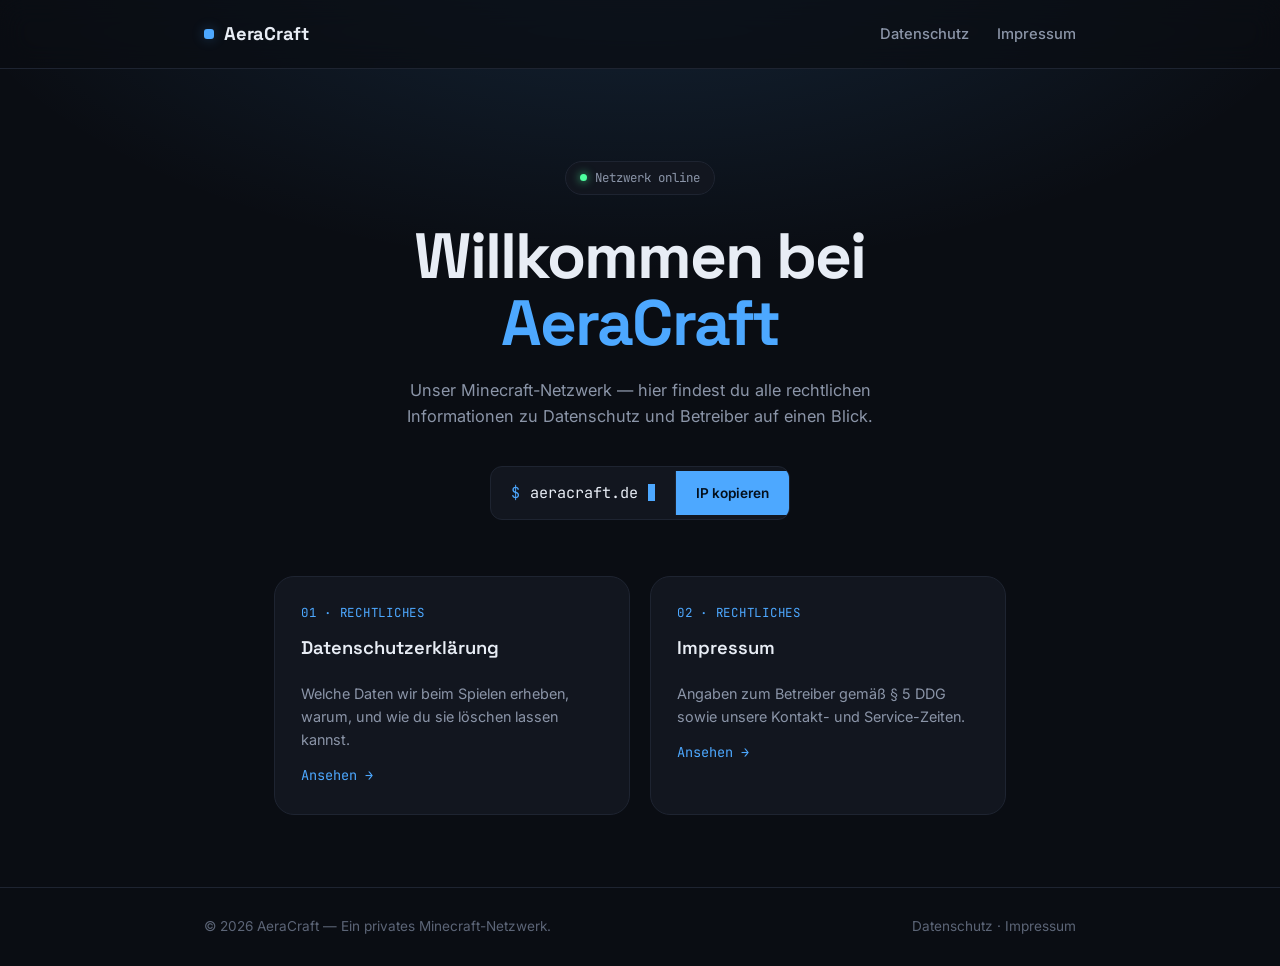
<file: index.html>
<!DOCTYPE html>
<html lang="de">
<head>
<meta charset="UTF-8">
<meta name="viewport" content="width=device-width, initial-scale=1.0">
<title>AeraCraft — Minecraft Netzwerk</title>
<link rel="preconnect" href="https://fonts.googleapis.com">
<link rel="preconnect" href="https://fonts.gstatic.com" crossorigin>
<link href="https://fonts.googleapis.com/css2?family=Space+Grotesk:wght@500;600;700&family=Inter:wght@400;500;600&family=JetBrains+Mono:wght@400;500&display=swap" rel="stylesheet">
<link rel="stylesheet" href="style.css">
</head>
<body>

<header>
  <div class="nav">
    <a href="index.html" class="logo">
      <span class="logo-mark"></span>
      AeraCraft
    </a>
    <ul class="nav-links">
      <li><a href="datenschutz.html">Datenschutz</a></li>
      <li><a href="impressum.html">Impressum</a></li>
    </ul>
  </div>
</header>

<main>
  <section class="hero">
    <div class="wrap">
      <div class="status-pill">
        <span class="dot"></span>
        Netzwerk online
      </div>
      <h1>Willkommen bei <span>AeraCraft</span></h1>
      <p>Unser Minecraft-Netzwerk — hier findest du alle rechtlichen Informationen zu Datenschutz und Betreiber auf einen Blick.</p>

      <div class="connect">
        <span class="connect-ip">aeracraft.de<span class="cursor"></span></span>
        <button class="copy-btn" id="copyBtn" type="button">IP kopieren</button>
      </div>

      <div class="legal-teasers">
        <a href="datenschutz.html" class="teaser">
          <span class="eyebrow">01 · Rechtliches</span>
          <h3>Datenschutzerklärung</h3>
          <p>Welche Daten wir beim Spielen erheben, warum, und wie du sie löschen lassen kannst.</p>
          <span class="arrow">Ansehen →</span>
        </a>
        <a href="impressum.html" class="teaser">
          <span class="eyebrow">02 · Rechtliches</span>
          <h3>Impressum</h3>
          <p>Angaben zum Betreiber gemäß § 5 DDG sowie unsere Kontakt- und Service-Zeiten.</p>
          <span class="arrow">Ansehen →</span>
        </a>
      </div>
    </div>
  </section>
</main>

<footer>
  <div class="footer-row">
    <span>© 2026 AeraCraft — Ein privates Minecraft-Netzwerk.</span>
    <span>
      <a href="datenschutz.html">Datenschutz</a> · <a href="impressum.html">Impressum</a>
    </span>
  </div>
</footer>

<script>
  const copyBtn = document.getElementById('copyBtn');
  copyBtn.addEventListener('click', () => {
    navigator.clipboard.writeText('aeracraft.de').then(() => {
      const original = copyBtn.textContent;
      copyBtn.textContent = 'Kopiert!';
      setTimeout(() => { copyBtn.textContent = original; }, 1600);
    });
  });
</script>

</body>
</html>
</file>
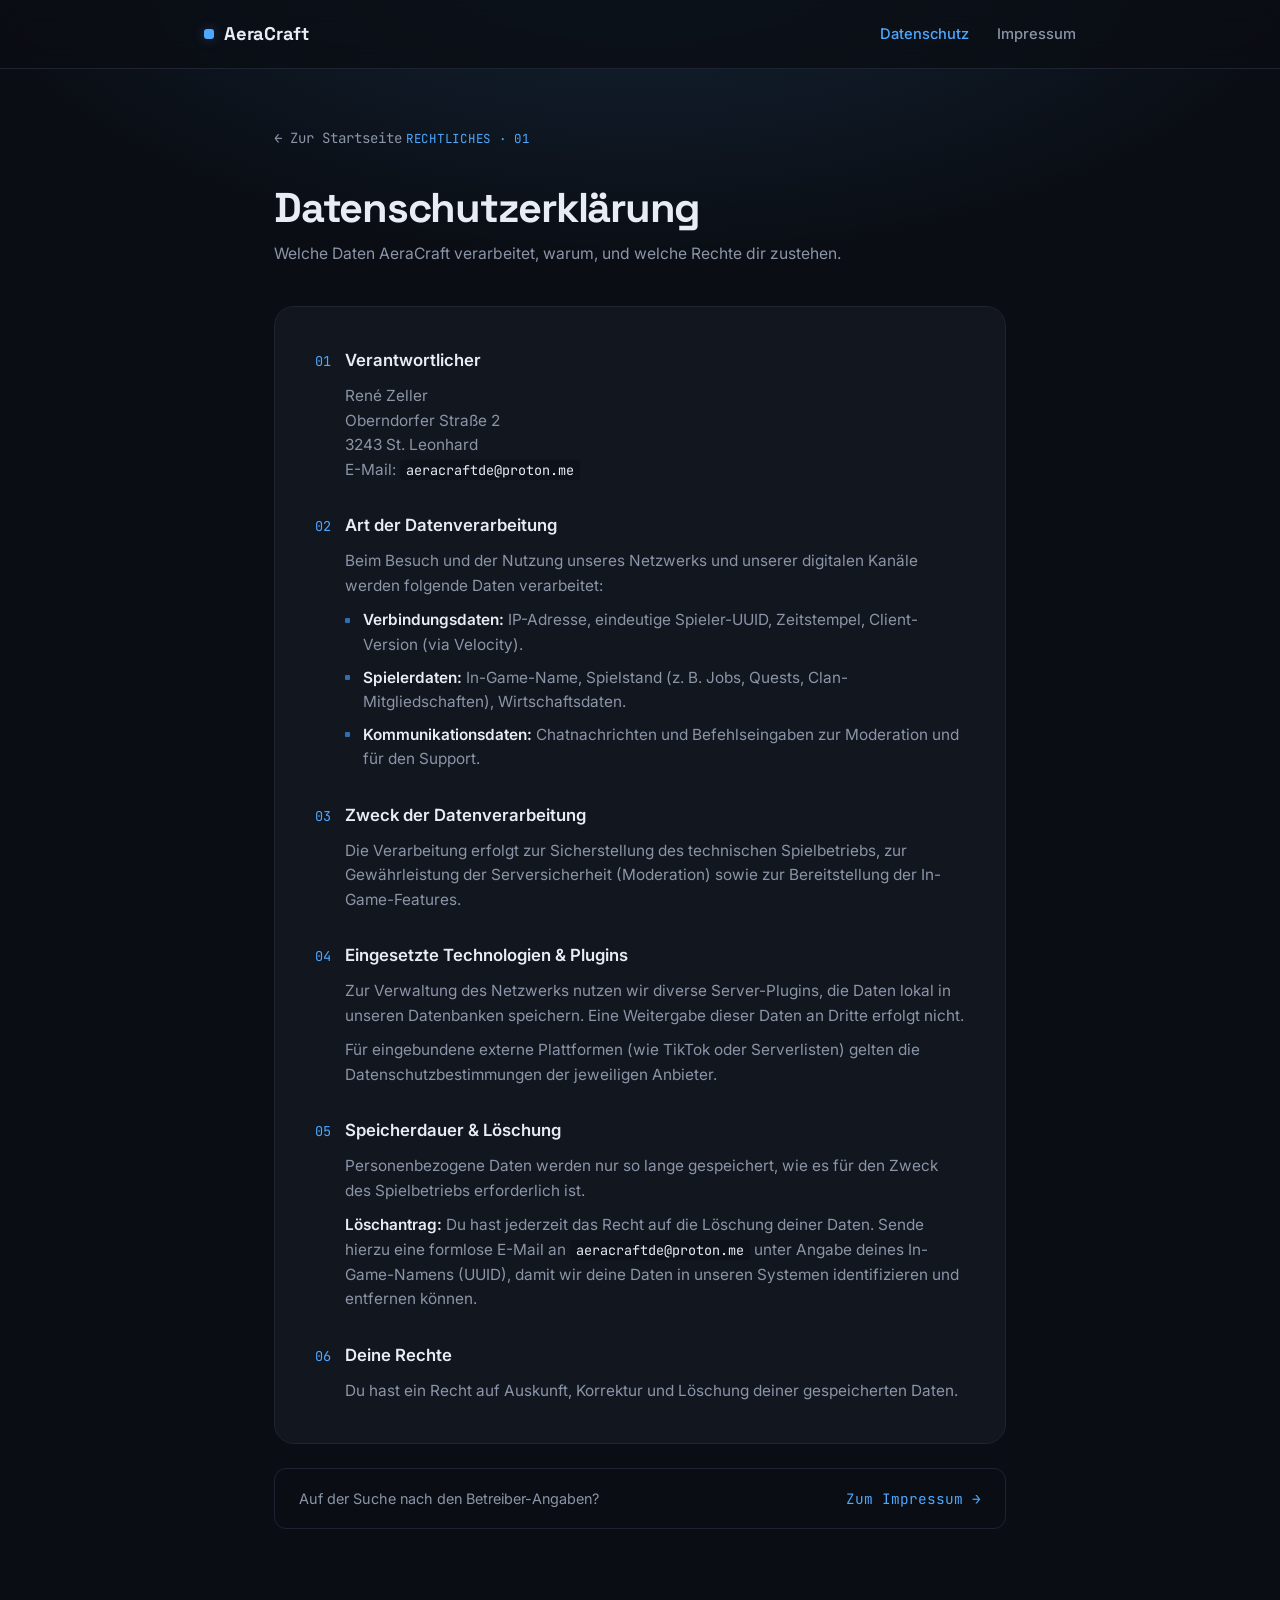
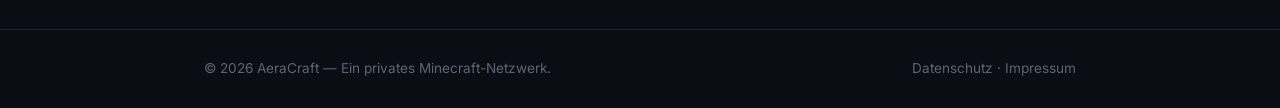
<file: datenschutz.html>
<!DOCTYPE html>
<html lang="de">
<head>
<meta charset="UTF-8">
<meta name="viewport" content="width=device-width, initial-scale=1.0">
<title>Datenschutz — AeraCraft</title>
<link rel="preconnect" href="https://fonts.googleapis.com">
<link rel="preconnect" href="https://fonts.gstatic.com" crossorigin>
<link href="https://fonts.googleapis.com/css2?family=Space+Grotesk:wght@500;600;700&family=Inter:wght@400;500;600&family=JetBrains+Mono:wght@400;500&display=swap" rel="stylesheet">
<link rel="stylesheet" href="style.css">
</head>
<body>

<header>
  <div class="nav">
    <a href="index.html" class="logo">
      <span class="logo-mark"></span>
      AeraCraft
    </a>
    <ul class="nav-links">
      <li><a href="datenschutz.html" class="active">Datenschutz</a></li>
      <li><a href="impressum.html">Impressum</a></li>
    </ul>
  </div>
</header>

<main>
  <div class="wrap">
    <div class="page-head">
      <a href="index.html" class="back-link">← Zur Startseite</a>
      <span class="eyebrow">Rechtliches · 01</span>
      <h1>Datenschutzerklärung</h1>
      <p class="page-sub">Welche Daten AeraCraft verarbeitet, warum, und welche Rechte dir zustehen.</p>
    </div>
  </div>

  <section class="legal-body">
    <div class="wrap">
      <div class="card">

        <div class="entry">
          <div class="entry-num"><span class="n">01</span><h4>Verantwortlicher</h4></div>
          <div class="entry-body">
            <p>René Zeller<br>
            Oberndorfer Straße 2<br>
            3243 St. Leonhard<br>
            E-Mail: <span class="mono-inline">aeracraftde@proton.me</span></p>
          </div>
        </div>

        <div class="entry">
          <div class="entry-num"><span class="n">02</span><h4>Art der Datenverarbeitung</h4></div>
          <div class="entry-body">
            <p>Beim Besuch und der Nutzung unseres Netzwerks und unserer digitalen Kanäle werden folgende Daten verarbeitet:</p>
            <ul>
              <li><strong>Verbindungsdaten:</strong> IP-Adresse, eindeutige Spieler-UUID, Zeitstempel, Client-Version (via Velocity).</li>
              <li><strong>Spielerdaten:</strong> In-Game-Name, Spielstand (z. B. Jobs, Quests, Clan-Mitgliedschaften), Wirtschaftsdaten.</li>
              <li><strong>Kommunikationsdaten:</strong> Chatnachrichten und Befehlseingaben zur Moderation und für den Support.</li>
            </ul>
          </div>
        </div>

        <div class="entry">
          <div class="entry-num"><span class="n">03</span><h4>Zweck der Datenverarbeitung</h4></div>
          <div class="entry-body">
            <p>Die Verarbeitung erfolgt zur Sicherstellung des technischen Spielbetriebs, zur Gewährleistung der Serversicherheit (Moderation) sowie zur Bereitstellung der In-Game-Features.</p>
          </div>
        </div>

        <div class="entry">
          <div class="entry-num"><span class="n">04</span><h4>Eingesetzte Technologien &amp; Plugins</h4></div>
          <div class="entry-body">
            <p>Zur Verwaltung des Netzwerks nutzen wir diverse Server-Plugins, die Daten lokal in unseren Datenbanken speichern. Eine Weitergabe dieser Daten an Dritte erfolgt nicht.</p>
            <p>Für eingebundene externe Plattformen (wie TikTok oder Serverlisten) gelten die Datenschutzbestimmungen der jeweiligen Anbieter.</p>
          </div>
        </div>

        <div class="entry">
          <div class="entry-num"><span class="n">05</span><h4>Speicherdauer &amp; Löschung</h4></div>
          <div class="entry-body">
            <p>Personenbezogene Daten werden nur so lange gespeichert, wie es für den Zweck des Spielbetriebs erforderlich ist.</p>
            <p><strong>Löschantrag:</strong> Du hast jederzeit das Recht auf die Löschung deiner Daten. Sende hierzu eine formlose E-Mail an <span class="mono-inline">aeracraftde@proton.me</span> unter Angabe deines In-Game-Namens (UUID), damit wir deine Daten in unseren Systemen identifizieren und entfernen können.</p>
          </div>
        </div>

        <div class="entry">
          <div class="entry-num"><span class="n">06</span><h4>Deine Rechte</h4></div>
          <div class="entry-body">
            <p>Du hast ein Recht auf Auskunft, Korrektur und Löschung deiner gespeicherten Daten.</p>
          </div>
        </div>

      </div>

      <a href="impressum.html" class="cross-link">
        <span>Auf der Suche nach den Betreiber-Angaben?</span>
        <span class="arrow">Zum Impressum →</span>
      </a>
    </div>
  </section>
</main>

<footer>
  <div class="footer-row">
    <span>© 2026 AeraCraft — Ein privates Minecraft-Netzwerk.</span>
    <span>
      <a href="datenschutz.html">Datenschutz</a> · <a href="impressum.html">Impressum</a>
    </span>
  </div>
</footer>

</body>
</html>
</file>
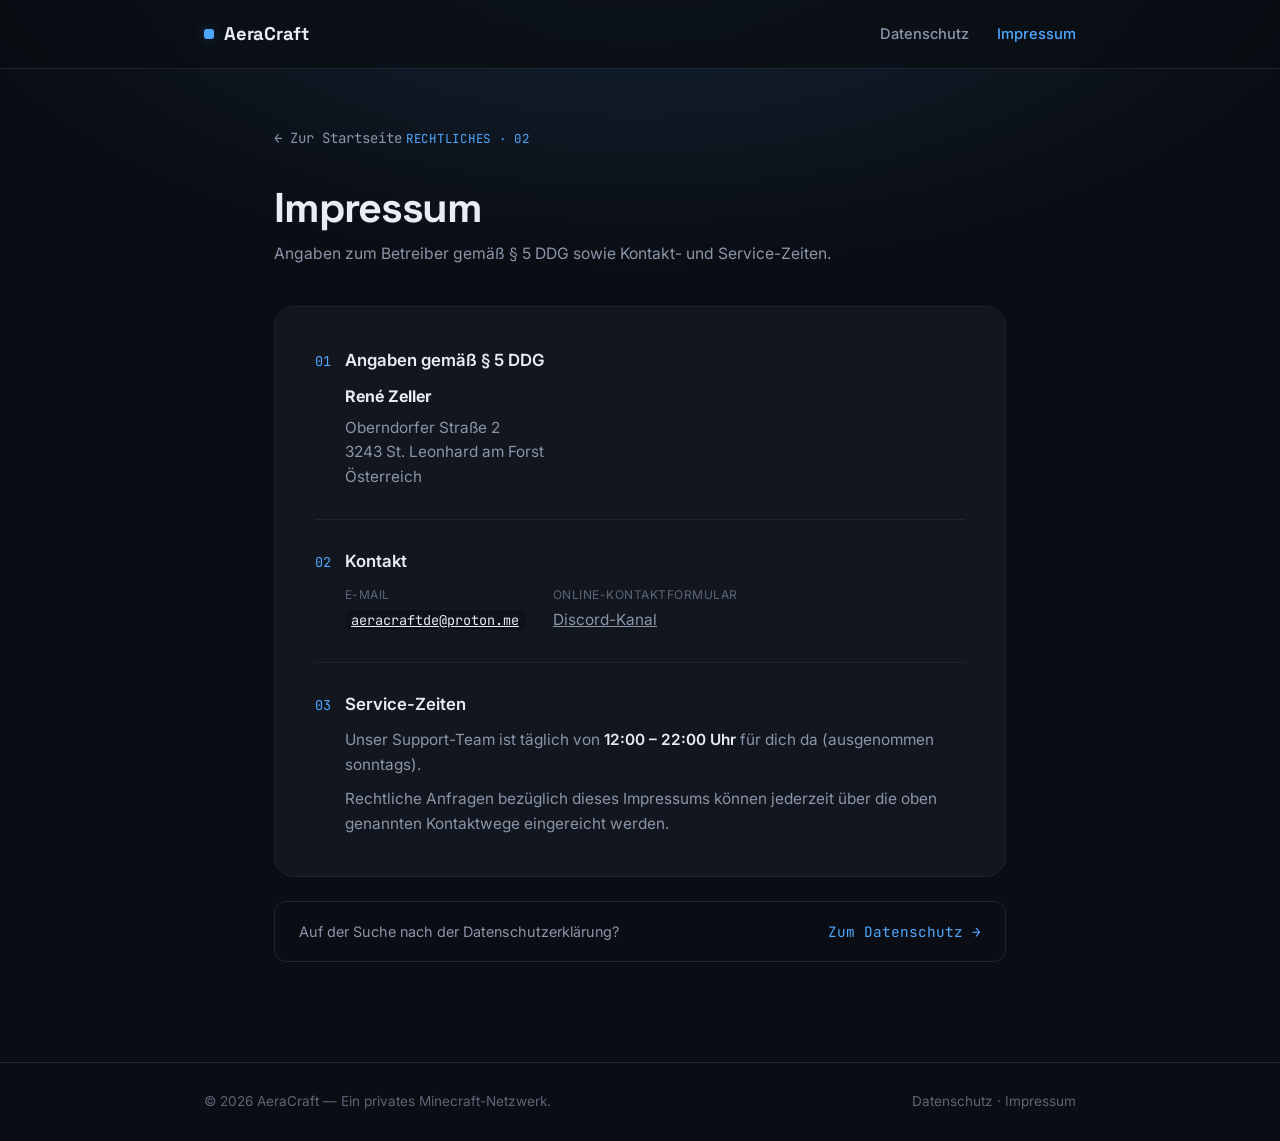
<file: impressum.html>
<!DOCTYPE html>
<html lang="de">
<head>
<meta charset="UTF-8">
<meta name="viewport" content="width=device-width, initial-scale=1.0">
<title>Impressum — AeraCraft</title>
<link rel="preconnect" href="https://fonts.googleapis.com">
<link rel="preconnect" href="https://fonts.gstatic.com" crossorigin>
<link href="https://fonts.googleapis.com/css2?family=Space+Grotesk:wght@500;600;700&family=Inter:wght@400;500;600&family=JetBrains+Mono:wght@400;500&display=swap" rel="stylesheet">
<link rel="stylesheet" href="style.css">
</head>
<body>

<header>
  <div class="nav">
    <a href="index.html" class="logo">
      <span class="logo-mark"></span>
      AeraCraft
    </a>
    <ul class="nav-links">
      <li><a href="datenschutz.html">Datenschutz</a></li>
      <li><a href="impressum.html" class="active">Impressum</a></li>
    </ul>
  </div>
</header>

<main>
  <div class="wrap">
    <div class="page-head">
      <a href="index.html" class="back-link">← Zur Startseite</a>
      <span class="eyebrow">Rechtliches · 02</span>
      <h1>Impressum</h1>
      <p class="page-sub">Angaben zum Betreiber gemäß § 5 DDG sowie Kontakt- und Service-Zeiten.</p>
    </div>
  </div>

  <section class="legal-body">
    <div class="wrap">
      <div class="card">

        <div class="entry">
          <div class="entry-num"><span class="n">01</span><h4>Angaben gemäß § 5 DDG</h4></div>
          <div class="addr">
            <strong>René Zeller</strong>
            Oberndorfer Straße 2<br>
            3243 St. Leonhard am Forst<br>
            Österreich
          </div>
        </div>

        <div class="divider"></div>

        <div class="entry">
          <div class="entry-num"><span class="n">02</span><h4>Kontakt</h4></div>
          <div class="contact-row">
            <div><span>E-Mail</span><a href="mailto:aeracraftde@proton.me" class="mono-inline">aeracraftde@proton.me</a></div>
            <div><span>Online-Kontaktformular</span><a href="https://discord.com/channels/1498706196880687214/1498735556656500847" target="_blank" rel="noopener">Discord-Kanal</a></div>
          </div>
        </div>

        <div class="divider"></div>

        <div class="entry">
          <div class="entry-num"><span class="n">03</span><h4>Service-Zeiten</h4></div>
          <div class="entry-body">
            <p>Unser Support-Team ist täglich von <strong>12:00 – 22:00 Uhr</strong> für dich da (ausgenommen sonntags).</p>
            <p>Rechtliche Anfragen bezüglich dieses Impressums können jederzeit über die oben genannten Kontaktwege eingereicht werden.</p>
          </div>
        </div>

      </div>

      <a href="datenschutz.html" class="cross-link">
        <span>Auf der Suche nach der Datenschutzerklärung?</span>
        <span class="arrow">Zum Datenschutz →</span>
      </a>
    </div>
  </section>
</main>

<footer>
  <div class="footer-row">
    <span>© 2026 AeraCraft — Ein privates Minecraft-Netzwerk.</span>
    <span>
      <a href="datenschutz.html">Datenschutz</a> · <a href="impressum.html">Impressum</a>
    </span>
  </div>
</footer>

</body>
</html>
</file>
<file: style.css>
:root{
  --bg: #0a0d13;
  --bg-soft: #0d1119;
  --card: #12161f;
  --card-border: #1e2431;
  --accent: #4da8ff;
  --accent-dim: #2e6fb3;
  --accent-glow: rgba(77, 168, 255, 0.16);
  --text: #e8edf5;
  --text-muted: #8b95a8;
  --text-faint: #5c6577;
  --radius-lg: 20px;
  --radius-md: 12px;
  --font-display: 'Space Grotesk', sans-serif;
  --font-body: 'Inter', sans-serif;
  --font-mono: 'JetBrains Mono', monospace;
}

*{ box-sizing: border-box; margin:0; padding:0; }

html{ scroll-behavior: smooth; }

body{
  background: radial-gradient(ellipse 1200px 600px at 50% -10%, var(--accent-glow), transparent 60%), var(--bg);
  background-attachment: fixed;
  color: var(--text);
  font-family: var(--font-body);
  line-height: 1.6;
  -webkit-font-smoothing: antialiased;
  min-height: 100vh;
  display: flex;
  flex-direction: column;
}

a{ color: inherit; }

::selection{ background: var(--accent); color: #04101d; }

:focus-visible{
  outline: 2px solid var(--accent);
  outline-offset: 3px;
  border-radius: 4px;
}

.wrap{
  max-width: 780px;
  margin: 0 auto;
  padding: 0 24px;
  width: 100%;
}

main{ flex: 1; }

/* ---------- Header ---------- */
header{
  position: sticky;
  top: 0;
  z-index: 50;
  backdrop-filter: blur(14px);
  background: rgba(10, 13, 19, 0.72);
  border-bottom: 1px solid var(--card-border);
}

.nav{
  display: flex;
  align-items: center;
  justify-content: space-between;
  height: 68px;
  max-width: 920px;
  margin: 0 auto;
  padding: 0 24px;
}

.logo{
  display: flex;
  align-items: center;
  gap: 10px;
  font-family: var(--font-display);
  font-weight: 700;
  font-size: 1.15rem;
  letter-spacing: -0.01em;
  text-decoration: none;
}

.logo-mark{
  width: 10px;
  height: 10px;
  background: var(--accent);
  border-radius: 3px;
  box-shadow: 0 0 12px 2px var(--accent-glow);
  flex-shrink: 0;
}

.nav-links{
  display: flex;
  gap: 28px;
  list-style: none;
}

.nav-links a{
  text-decoration: none;
  color: var(--text-muted);
  font-size: 0.92rem;
  font-weight: 500;
  transition: color 0.2s ease;
}

.nav-links a:hover, .nav-links a.active{ color: var(--accent); }

/* ---------- Hero (start page) ---------- */
.hero{
  padding: 92px 0 72px;
  text-align: center;
}

.status-pill{
  display: inline-flex;
  align-items: center;
  gap: 8px;
  padding: 6px 14px;
  border: 1px solid var(--card-border);
  background: var(--card);
  border-radius: 999px;
  font-family: var(--font-mono);
  font-size: 0.78rem;
  color: var(--text-muted);
  margin-bottom: 28px;
}

.dot{
  width: 7px;
  height: 7px;
  border-radius: 50%;
  background: #4dff9e;
  box-shadow: 0 0 8px 1px #4dff9e88;
  animation: pulse 2s ease-in-out infinite;
}

@keyframes pulse{
  0%, 100%{ opacity: 1; }
  50%{ opacity: 0.4; }
}

h1{
  font-family: var(--font-display);
  font-weight: 700;
  font-size: clamp(2.4rem, 7vw, 4rem);
  letter-spacing: -0.03em;
  line-height: 1.05;
}

h1 span{ color: var(--accent); }

.hero p{
  max-width: 480px;
  margin: 20px auto 0;
  color: var(--text-muted);
  font-size: 1.02rem;
}

.connect{
  display: inline-flex;
  align-items: center;
  gap: 0;
  margin-top: 36px;
  background: var(--card);
  border: 1px solid var(--card-border);
  border-radius: var(--radius-md);
  overflow: hidden;
  max-width: 100%;
}

.connect-ip{
  display: flex;
  align-items: center;
  gap: 10px;
  padding: 14px 20px;
  font-family: var(--font-mono);
  font-size: 0.95rem;
  color: var(--text);
  white-space: nowrap;
  overflow-x: auto;
}

.connect-ip::before{
  content: "$";
  color: var(--accent);
}

.cursor{
  display: inline-block;
  width: 7px;
  height: 1.1em;
  background: var(--accent);
  animation: blink 1s step-end infinite;
  vertical-align: text-bottom;
}

@keyframes blink{
  0%, 100%{ opacity: 1; }
  50%{ opacity: 0; }
}

.copy-btn{
  border: none;
  border-left: 1px solid var(--card-border);
  background: var(--accent);
  color: #04101d;
  font-family: var(--font-body);
  font-weight: 600;
  font-size: 0.85rem;
  padding: 14px 20px;
  cursor: pointer;
  transition: background 0.2s ease;
  flex-shrink: 0;
}

.copy-btn:hover{ background: #6db8ff; }

/* legal teaser links on start page */
.legal-teasers{
  display: grid;
  grid-template-columns: 1fr 1fr;
  gap: 20px;
  margin-top: 56px;
  text-align: left;
}

.teaser{
  display: block;
  background: var(--card);
  border: 1px solid var(--card-border);
  border-radius: var(--radius-lg);
  padding: 26px;
  text-decoration: none;
  transition: border-color 0.2s ease, transform 0.2s ease;
}

.teaser:hover{
  border-color: var(--accent-dim);
  transform: translateY(-2px);
}

.teaser .eyebrow{ display:block; margin-bottom: 10px; }

.teaser h3{
  font-family: var(--font-display);
  font-size: 1.15rem;
  font-weight: 600;
  margin-bottom: 8px;
}

.teaser p{
  color: var(--text-muted);
  font-size: 0.9rem;
}

.teaser .arrow{
  display: inline-block;
  margin-top: 14px;
  color: var(--accent);
  font-family: var(--font-mono);
  font-size: 0.85rem;
}

/* ---------- Legal single page ---------- */
.page-head{
  padding: 56px 0 8px;
}

.back-link{
  display: inline-flex;
  align-items: center;
  gap: 6px;
  text-decoration: none;
  color: var(--text-muted);
  font-size: 0.88rem;
  font-family: var(--font-mono);
  margin-bottom: 26px;
  transition: color 0.2s ease;
}

.back-link:hover{ color: var(--accent); }

.eyebrow{
  font-family: var(--font-mono);
  font-size: 0.78rem;
  color: var(--accent);
  letter-spacing: 0.06em;
  text-transform: uppercase;
}

.page-head h1{
  font-size: clamp(2rem, 6vw, 2.6rem);
  margin-top: 10px;
}

.page-sub{
  color: var(--text-muted);
  margin-top: 12px;
  font-size: 0.98rem;
}

.legal-body{
  padding: 32px 0 100px;
}

.card{
  background: var(--card);
  border: 1px solid var(--card-border);
  border-radius: var(--radius-lg);
  padding: 40px;
}

.entry{
  margin-bottom: 30px;
}

.entry:last-child{ margin-bottom: 0; }

.entry-num{
  display: flex;
  gap: 14px;
  align-items: baseline;
  margin-bottom: 10px;
}

.entry-num .n{
  font-family: var(--font-mono);
  color: var(--accent);
  font-size: 0.85rem;
  flex-shrink: 0;
}

.entry h4{
  font-size: 1.05rem;
  font-weight: 600;
  color: var(--text);
}

.entry-body{
  color: var(--text-muted);
  font-size: 0.96rem;
  padding-left: 30px;
}

.entry-body p{ margin-bottom: 10px; }
.entry-body p:last-child{ margin-bottom: 0; }

.entry-body ul{
  list-style: none;
  margin-top: 10px;
}

.entry-body li{
  position: relative;
  padding-left: 18px;
  margin-bottom: 8px;
}

.entry-body li::before{
  content: "";
  position: absolute;
  left: 0;
  top: 0.6em;
  width: 5px;
  height: 5px;
  background: var(--accent-dim);
  border-radius: 1px;
}

.entry-body strong{ color: var(--text); font-weight: 600; }

.mono-inline{
  font-family: var(--font-mono);
  font-size: 0.88em;
  color: var(--text);
  background: var(--bg-soft);
  padding: 1px 6px;
  border-radius: 4px;
}

.addr{
  padding-left: 30px;
  color: var(--text-muted);
  font-size: 0.96rem;
}

.addr strong{
  display: block;
  color: var(--text);
  font-size: 1rem;
  margin-bottom: 6px;
}

.divider{
  height: 1px;
  background: var(--card-border);
  margin: 28px 0;
}

.contact-row{
  display: flex;
  flex-wrap: wrap;
  gap: 10px 28px;
  padding-left: 30px;
  margin-top: 6px;
}

.contact-row div{
  font-size: 0.96rem;
  color: var(--text-muted);
}

.contact-row div span{
  display: block;
  font-size: 0.75rem;
  color: var(--text-faint);
  text-transform: uppercase;
  letter-spacing: 0.04em;
  margin-bottom: 3px;
}

/* cross-link between the two legal pages */
.cross-link{
  display: flex;
  align-items: center;
  justify-content: space-between;
  gap: 16px;
  margin-top: 24px;
  padding: 18px 24px;
  border: 1px solid var(--card-border);
  border-radius: var(--radius-md);
  text-decoration: none;
  color: var(--text-muted);
  font-size: 0.9rem;
  transition: border-color 0.2s ease, color 0.2s ease;
}

.cross-link:hover{
  border-color: var(--accent-dim);
  color: var(--text);
}

.cross-link .arrow{ color: var(--accent); font-family: var(--font-mono); }

/* ---------- Footer ---------- */
footer{
  border-top: 1px solid var(--card-border);
  padding: 28px 0;
}

.footer-row{
  display: flex;
  align-items: center;
  justify-content: space-between;
  flex-wrap: wrap;
  gap: 12px;
  font-size: 0.85rem;
  color: var(--text-faint);
  max-width: 920px;
  margin: 0 auto;
  padding: 0 24px;
}

.footer-row a{
  text-decoration: none;
  color: var(--text-faint);
  transition: color 0.2s ease;
}

.footer-row a:hover{ color: var(--accent); }

/* ---------- Responsive ---------- */
@media (max-width: 640px){
  .nav-links{ gap: 18px; }
  .hero{ padding: 64px 0 52px; }
  .legal-teasers{ grid-template-columns: 1fr; margin-top: 40px; }
  .card{ padding: 26px 22px; }
  .entry-body, .addr, .contact-row{ padding-left: 0; }
  .entry-num{ flex-direction: column; gap: 2px; }
  .cross-link{ flex-direction: column; align-items: flex-start; }
}

@media (prefers-reduced-motion: reduce){
  *{ animation: none !important; transition: none !important; }
}
</file>
